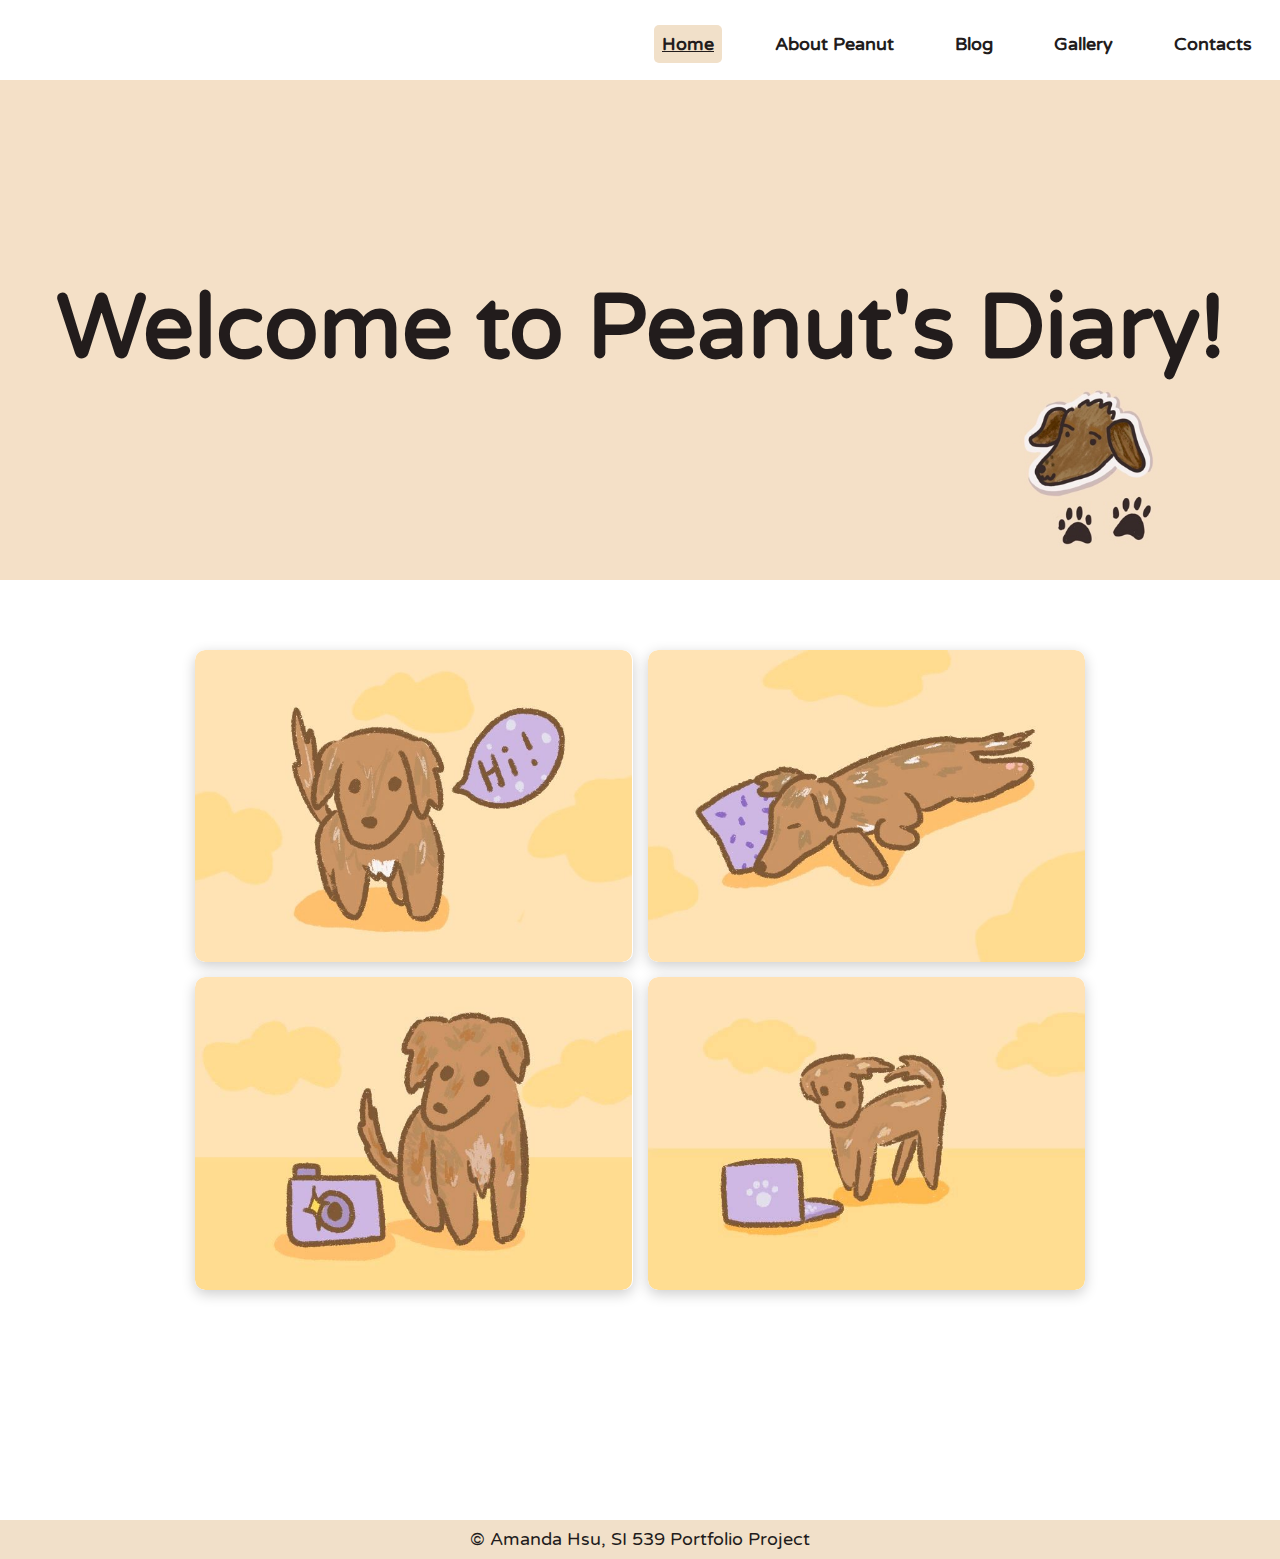
<file: index.html>
<!DOCTYPE html>
<html lang="en">
  <head>
    <meta charset="utf-8">
    <meta name="viewport" content="width=device-width, initial-scale=1.0">
    <link rel="stylesheet" type="text/css" href="css/html5reset.css">
    <link rel="stylesheet" type="text/css" href="css/style.css">
    <link href="https://fonts.googleapis.com/css2?family=Varela+Round&display=swap" rel="stylesheet">

    <title>Gallery</title>
  </head>
  <body>
    <div class="skip"><a href="#main">Skip to Main Content</a></div>
    <div class="block">
    <div class="nav">
      <nav class = "nav_links">
        <ul>
          <li><a href="index.html" class="active">Home</a></li>
          <li><a href="about.html">About Peanut</a></li>
          <li><a href="blog.html">Blog</a></li>
          <li><a href="gallery.html">Gallery</a></li>
          <li><a href="contacts.html">Contacts</a></li>
        </ul>
      </nav>
    </div>
    <header class="parallax">
      <h1>Welcome to Peanut's Diary!</h1>
    </header>
    <main id="main" class="events">
      <div id="first" class="card">
        <img src="images/home1.jpg" alt="">
        <div class="overlay">
          <div class="info">
            <a class="web-link" href="about.html" onfocus="show_overlay(this)" onblur="hide_overlay(this)"><h2>About Peanut</h2></a>
          </div>
        </div>
      </div>
      <div id="second" class="card">
        <img src="images/home2.jpg" alt="">
        <div class="overlay">
          <div class="info">
            <a class="web-link" href="blog.html" onfocus="show_overlay(this)" onblur="hide_overlay(this)"><h2>Blog</h2></a>
          </div>
        </div>
      </div>
      <div id="third" class="card">
        <img src="images/home3.jpg" alt="">
        <div class="overlay">
          <div class="info">
            <a class="web-link" href="gallery.html" onfocus="show_overlay(this)" onblur="hide_overlay(this)"><h2>Gallery</h2></a>
          </div>
        </div>
      </div>
      <div id="fourth" class="card">
        <img src="images/home4.jpg" alt="">
        <div class="overlay">
          <div class="info">
            <a class="web-link" href="contacts.html" onfocus="show_overlay(this)" onblur="hide_overlay(this)"><h2>Contacts</h2></a>
          </div>
        </div>
      </div>
    </main>
    <footer>
      <p>&copy; Amanda Hsu, SI 539 Portfolio Project</p>
    </footer>
  </div>
  </body>
</html>
</file>
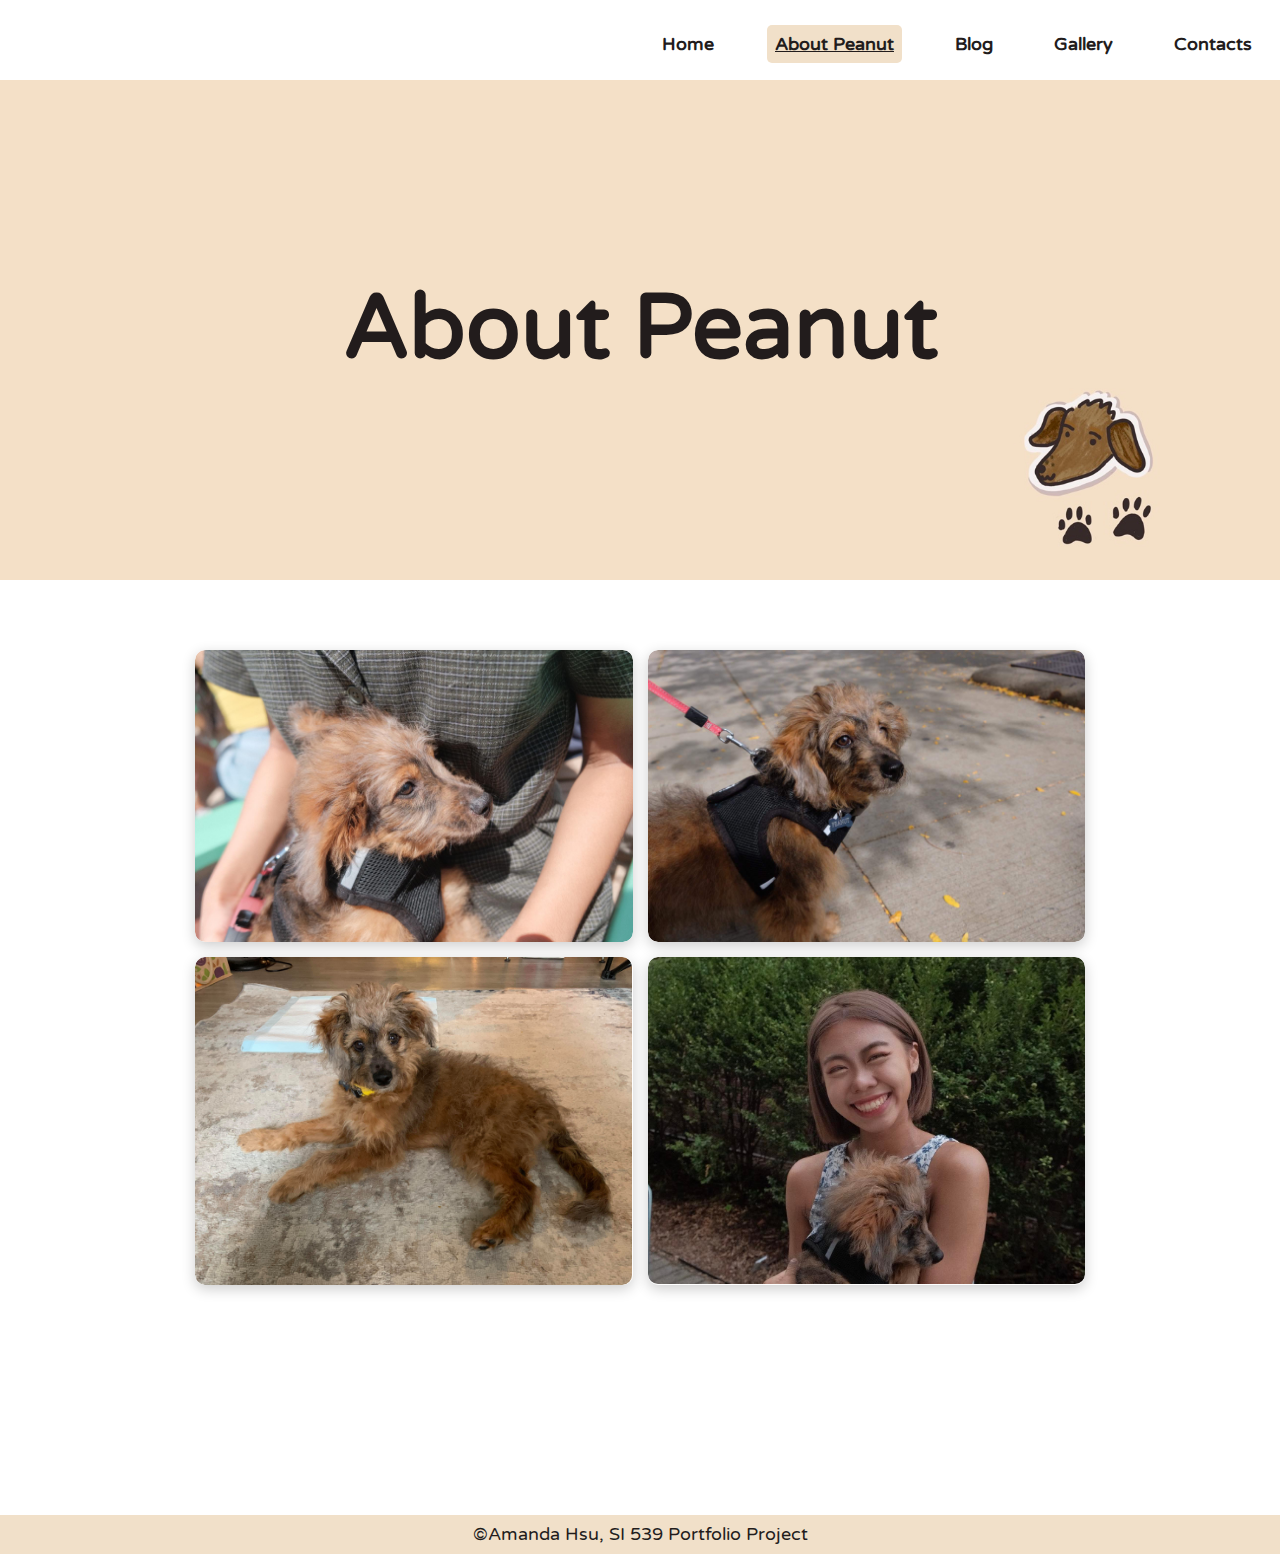
<file: about.html>
<!DOCTYPE html>
<html lang="en">
  <head>
    <meta charset="utf-8">
    <meta name="viewport" content="width=device-width, initial-scale=1.0">
    <link rel="stylesheet" type="text/css" href="css/html5reset.css">
    <link rel="stylesheet" type="text/css" href="css/style.css">
    <link href="https://fonts.googleapis.com/css2?family=Varela+Round&display=swap" rel="stylesheet">

    <title>About Peanut</title>
  </head>
  <body>
    <div class="skip"><a href="#main">Skip to Main Content</a></div>
    <div class="block">
    <div class="nav">
      <nav>
        <ul class = "nav_links">
          <li><a href="index.html">Home</a></li>
          <li><a href="about.html" class = "active">About Peanut</a></li>
          <li><a href="blog.html">Blog</a></li>
          <li><a href="gallery.html">Gallery</a></li>
          <li><a href="contacts.html">Contacts</a></li>
        </ul>
      </nav>
    </div>
    <header class="parallax">
      <h1>About Peanut</h1>
    </header>
    <main id="main" class="events">
      <div id="one" class="card">
          <img src="images/about1.jpg" alt="A picture of Peanut in his harness">
          <div class="overlay">
            <div class="info">
              <h2>Quick facts about Peanut</h2>
              <ul>
                <li>Gender: male</li>
                <li>Breed: Mini Australian Shepherd and Poodle mix</li>
                <li>Age: 20 weeks old</li>
                <li>Weight: 14 pounds</li>
                <li>Favorite food: Chicken, peanut butter, strawberry</li>
              </ul>
            </div>
          </div>
      </div>
        <div id="two" class="card">
          <img src="images/about2.jpg" alt="A picture of Peanut on his walk">
          <div class="overlay">
            <div class="info">
              <h2>Peanut's family</h2>
              <ul>
                <li>Dad: Brown Toy Poodle</li>
                <li>Mom: Black/white Australian Shepherd</li>
                <li>Hooman: Emily</li>
                <li>Girlfriend: Winnie the Cavalier King Charles Spaniel</li>
                <li>Best friend: Archie the Bernedoodle</li>
              </ul>
            </div>
          </div>
        </div>
      <div id="three" class="card">
        <img src="images/about3.jpg" alt="A picture of Peanut lying on the rug">
          <div class="overlay">
            <div class="info">
              <h2>About Aussiedoodles</h2>
              <p>Mini Aussiedoodles can grow up to 25 pounds. Their common characteristics include affectionate, loyal, and extremely 
                intelligent. Because they are a very energetic breed, they require at least 40 minutes a day of exercising. More info about 
                Aussiedoodles can be found <a class="web-link" href="https://www.petlandflorida.com/mini-aussiedoodle-a-puppy-youll-forever-love/" target="_blank">
                here!</a></p>
            </div>
          </div>
      </div>
      <div id="four" class="card">
        <img src="images/about4.jpg" alt="A picture of Peanut with his owner, Emily">
        <div class="overlay">
          <div class="info">
            <h2>A Day in Life</h2>
            <p>Peanut loves to start his day with many cuddles and belly rubs. He then begins his busy day of chasing stuffed bones, 
              zooming around the apartment, and stealing slippers. In the afternoon he goes on dates with Winnie. When the sun slowly sets, Peanut falls asleep on the couch, watching TV with his hoomans.</p>
          </div>
        </div>
      </div>
    </main>
    <footer>
      <p>&copy;Amanda Hsu, SI 539 Portfolio Project</p>
    </footer>
  </div>
  </body>
</html>
</file>
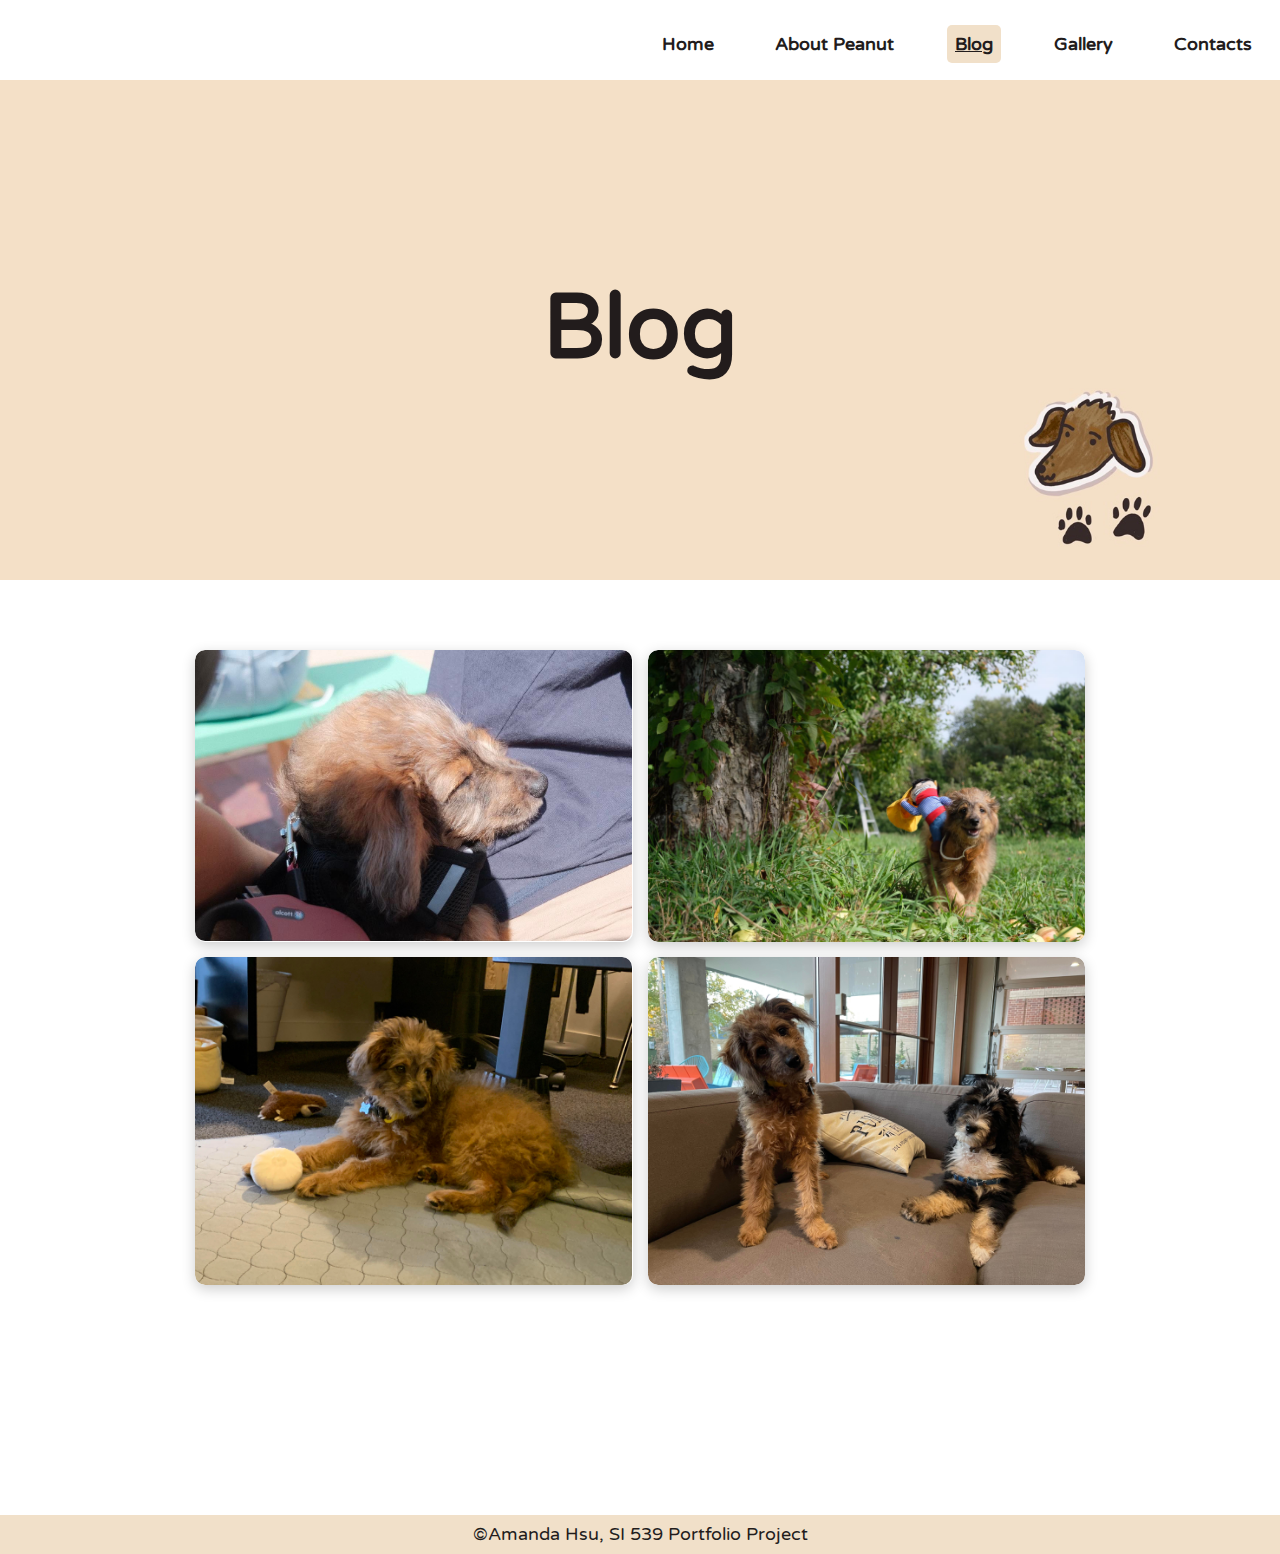
<file: blog.html>
<!DOCTYPE html>
<html lang="en">
  <head>
    <meta charset="utf-8">
    <meta name="viewport" content="width=device-width, initial-scale=1.0">
    <link rel="stylesheet" type="text/css" href="css/html5reset.css">
    <link rel="stylesheet" type="text/css" href="css/style.css">
    <link href="https://fonts.googleapis.com/css2?family=Varela+Round&display=swap" rel="stylesheet">

    <title>Peanut's Diary</title>
  </head>
  <body>
    <div class="skip"><a href="#main">Skip to Main Content</a></div>
    <div class="block">
    <div class="nav">
      <nav>
        <ul class = "nav_links">
          <li><a href="index.html">Home</a></li>
          <li><a href="about.html">About Peanut</a></li>
          <li><a href="blog.html" class="active">Blog</a></li>
          <li><a href="gallery.html">Gallery</a></li>
          <li><a href="contacts.html">Contacts</a></li>
        </ul>
      </nav>
    </div>
    <header class="parallax">
      <h1>Blog</h1>
    </header>
    <main id="main" class="events">
      <div id="first" class="card">
        <img src="images/first_day.jpg" alt="A picture of Peanut falling asleep on the bench.">
        <div class="overlay">
          <div class="info">
            <h2>First brunch</h2>
            <h3>September 6, 2021</h3>
            <p>We welcomed Peanut into our lives when he was just 12 weeks old. He had our hearts captured the moment we laid eyes on him. Fluffy and timid, he fell asleep during Saturday brunch.</p>
          </div>
        </div>
      </div>
      <div id="second" class="card">
        <img src="images/apple.jpg" alt="A picture of Peanut under the apple tree.">
        <div class="overlay">
          <div class="info">
            <h2>Apple picking</h2>
            <h3>September 23, 2021</h3>
            <p>It was Peanut's first official field trip. He had fun running around sniffing apples and biting flowers. Peanut's smile was a rare moment to be captured on camera!</p>
          </div>
        </div>
      </div>
      <div id="third" class="card">
        <img src="images/toy.jpg" alt="A picture of Peanut with a xiao-long bao.">
        <div class="overlay">
          <div class="info">
            <h2>Playing with toys</h2>
            <h3>September 27, 2021</h3>
            <p>Peanut is always spoiled with many toys from his friends and family. Today he chose to play with xiao-long bao, a famous Taiwanese food, which is a juicy pork bun.</p>
          </div>
        </div>
      </div>
      <div id="fourth" class="card">
        <img src="images/archie.jpg" alt="A picture of Peanut with his friend, Archie">
        <div class="overlay">
          <div class="info">
            <h2>Playdate with Archie</h2>
            <h3>November 8, 2021</h3>
            <p>Being a social butterfly, Peanut has many playdates every week. Here he is with his best friend, Archie, a Bernedoodle, being good models in between play time.</p>
          </div>
        </div>
      </div>
    </main>
    <footer>
      <p>&copy;Amanda Hsu, SI 539 Portfolio Project</p>
    </footer>
  </div>
  </body>
</html>
</file>
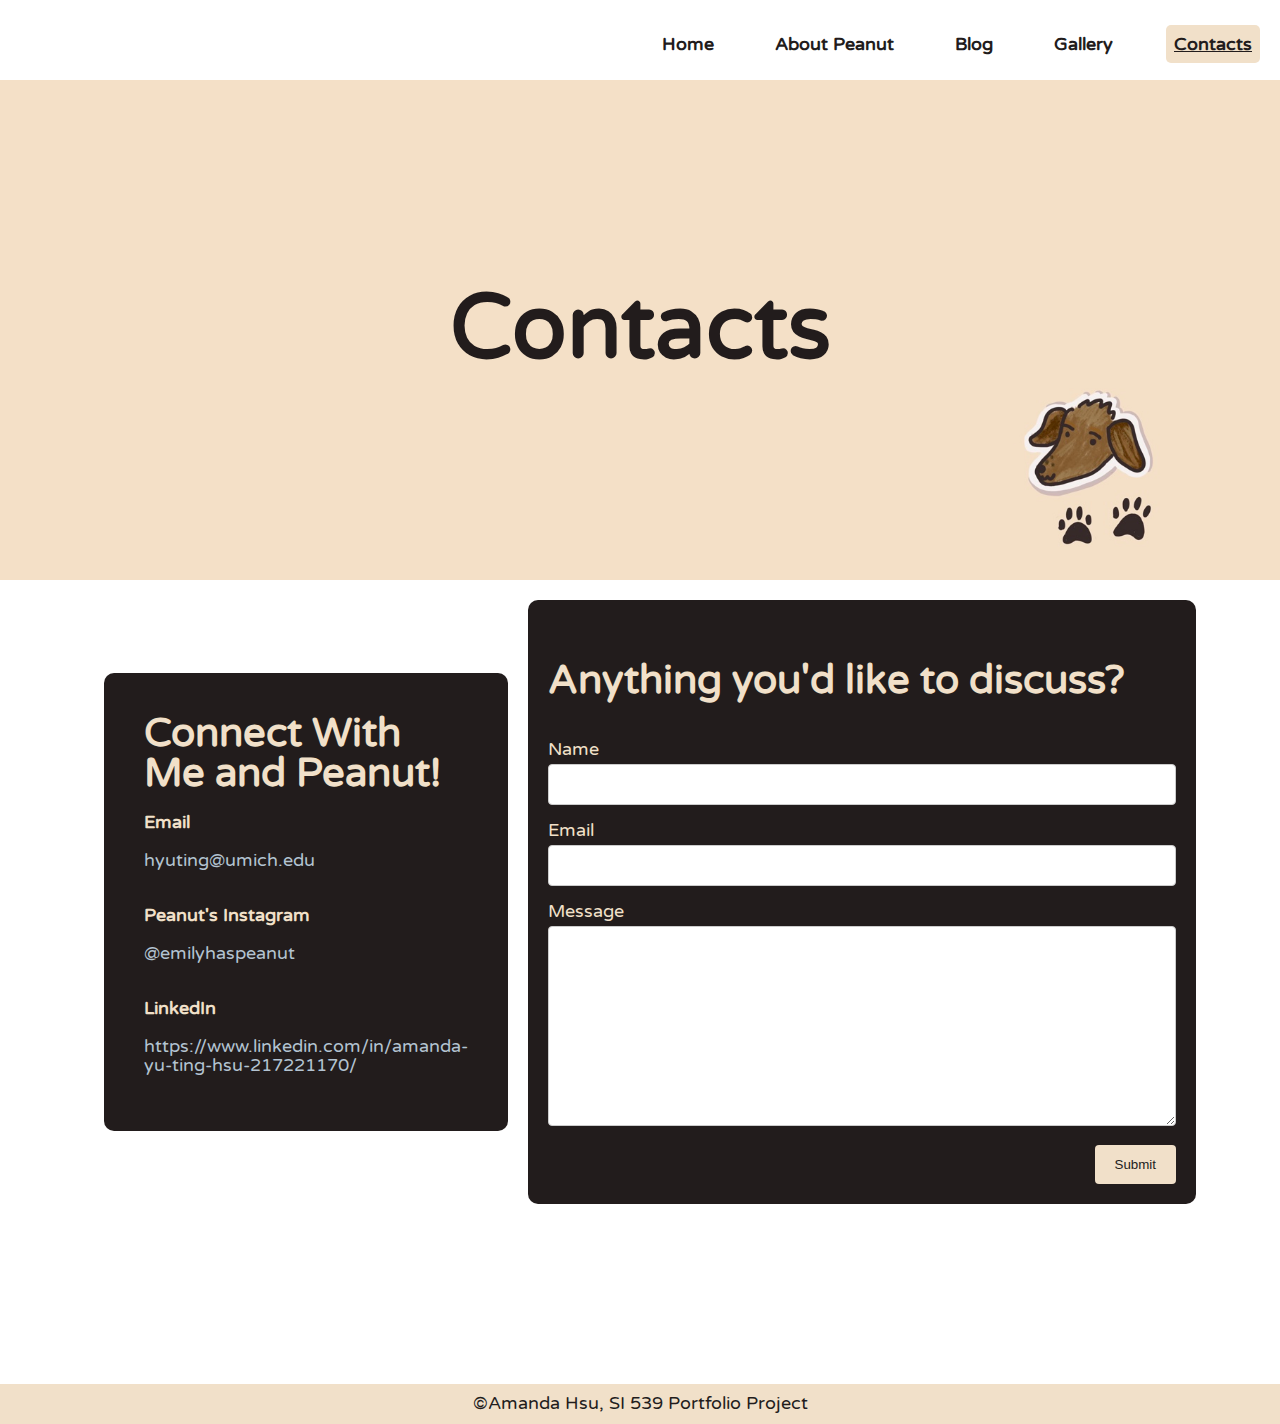
<file: contacts.html>
<!DOCTYPE html>
<html lang="en">
  <head>
    <meta charset="utf-8">
    <meta name="viewport" content="width=device-width, initial-scale=1.0">
    <link rel="stylesheet" type="text/css" href="css/html5reset.css">
    <link rel="stylesheet" type="text/css" href="css/style.css">
    <link href="https://fonts.googleapis.com/css2?family=Varela+Round&display=swap" rel="stylesheet">

    <title>Contacts</title>
  </head>
  <body>
    <div class="skip"><a href="#main">Skip to Main Content</a></div>
    <div class="contact-form">
    <div class="nav">
      <nav class = "nav_links">
        <ul>
          <li><a href="index.html">Home</a></li>
          <li><a href="about.html">About Peanut</a></li>
          <li><a href="blog.html">Blog</a></li>
          <li><a href="gallery.html">Gallery</a></li>
          <li><a href="contacts.html" class="active">Contacts</a></li>
        </ul>
      </nav>
    </div>
    <header class="parallax">
      <h1>Contacts</h1>
    </header>
    <main id="main" class="form">
      <div id="contact-info">
        <h2>Connect With Me and Peanut!</h2>
        <h3>Email</h3>
        <p><a class="web-link" href="mailto:hyuting@umich.edu">hyuting@umich.edu</a></p>
        <h3>Peanut's Instagram</h3>
        <p><a class="web-link" href="https://www.instagram.com/emilyhaspeanut/">@emilyhaspeanut</a></p>
        <h3>LinkedIn</h3>
        <p><a class="web-link" href="https://www.linkedin.com/in/amanda-yu-ting-hsu-217221170/" target="_blank">https://www.linkedin.com/in/amanda-yu-ting-hsu-217221170/</a></p>
      </div>
      <div class="form-content">
        <h2 id="form-title">Anything you'd like to discuss?</h2>
        <form action="https://formspree.io/xleegzbl" method="POST">
          <label for="name">Name</label>
          <input type="text" required id="name" name="name">

          <label for="email">Email</label>
          <input type="text" required id="email" name="email">

          <label for="message">Message</label>
          <textarea id="message" required name="message"></textarea>

          <div id="submit">
            <input type="submit" value="Submit">
          </div>
        </form>
    </div>
      
    </main>
    <footer>
      <p>&copy;Amanda Hsu, SI 539 Portfolio Project</p>
    </footer>
  </div>
  </body>
</html>
</file>
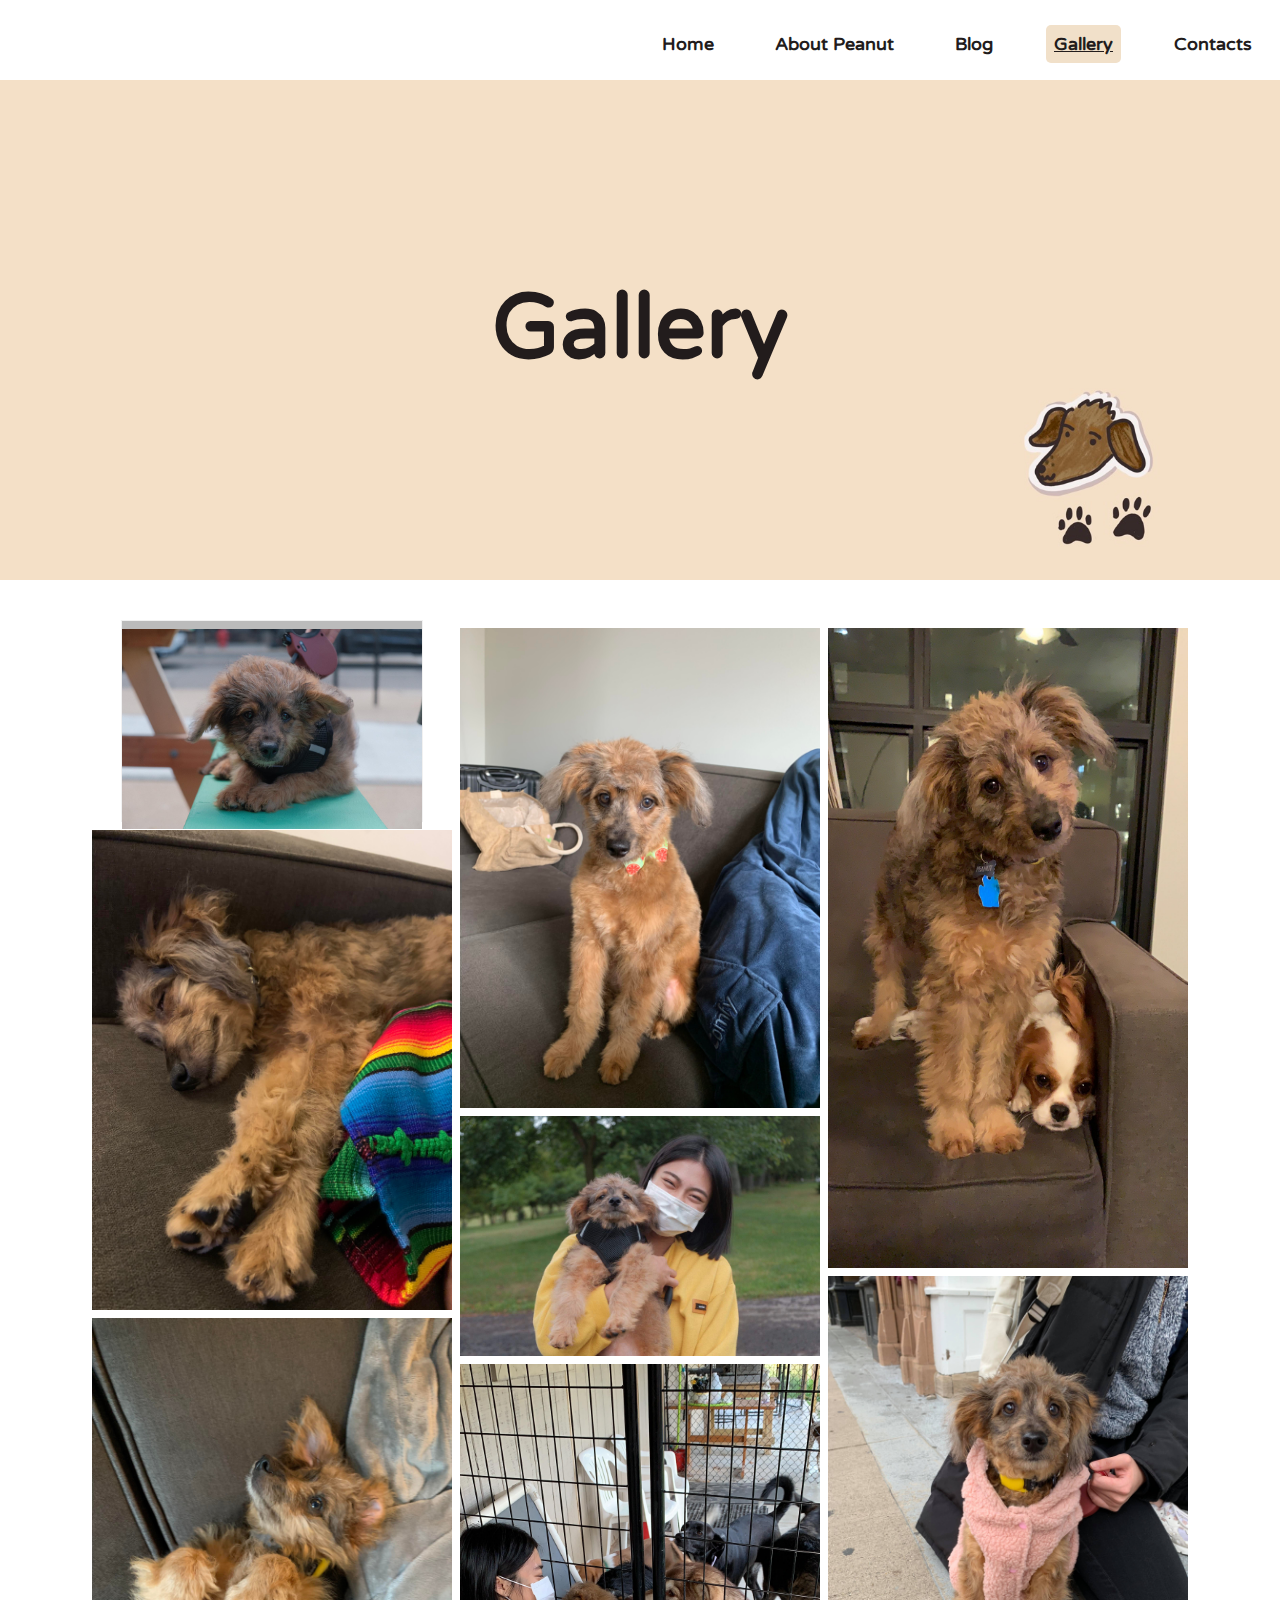
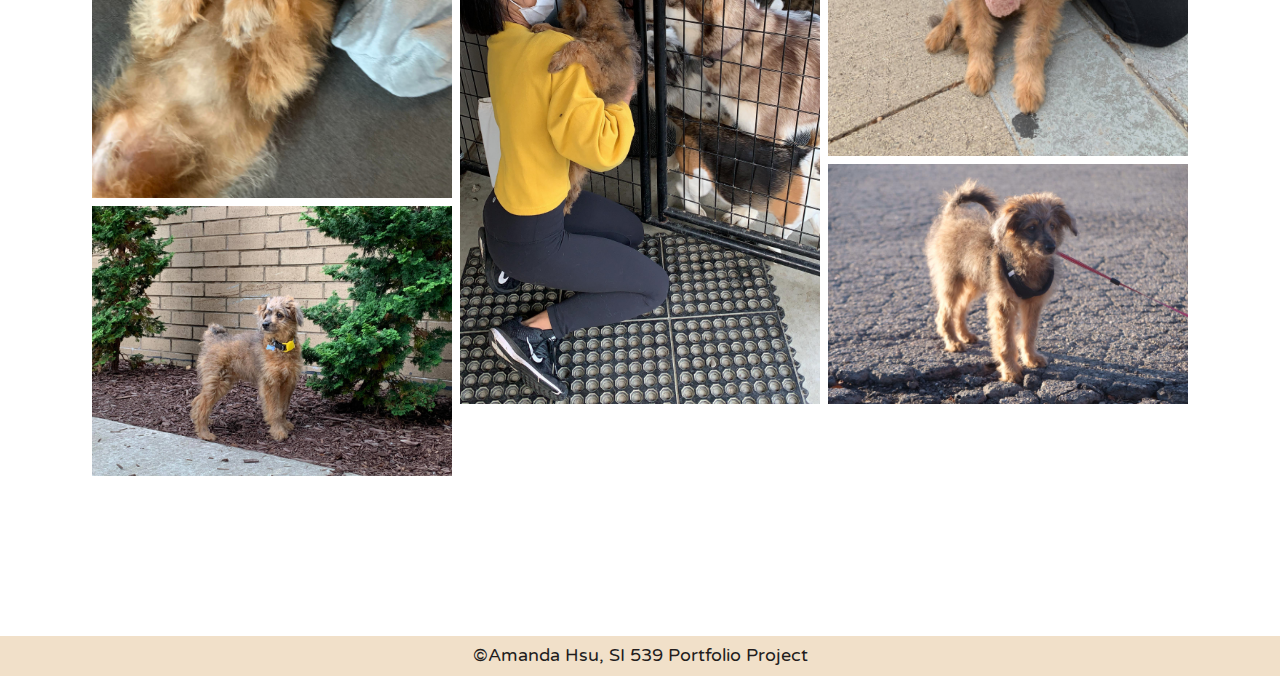
<file: gallery.html>
<!DOCTYPE html>
<html lang="en">
  <head>
    <meta charset="utf-8">
    <meta name="viewport" content="width=device-width, initial-scale=1.0">
    <link rel="stylesheet" type="text/css" href="css/html5reset.css">
    <link rel="stylesheet" type="text/css" href="css/style.css">
    <link href="https://fonts.googleapis.com/css2?family=Varela+Round&display=swap" rel="stylesheet">

    <title>Gallery</title>
  </head>
  <body>
    <div class="skip"><a href="#main">Skip to Main Content</a></div>
    <div class="photo-gallery">
    <div class="nav">
      <nav class = "nav_links">
        <ul>
          <li><a href="index.html">Home</a></li>
          <li><a href="about.html">About Peanut</a></li>
          <li><a href="blog.html">Blog</a></li>
          <li><a href="gallery.html" class = "active">Gallery</a></li>
          <li><a href="contacts.html">Contacts</a></li>
        </ul>
      </nav>
    </div>
    <header class="parallax">
      <h1>Gallery</h1>
    </header>
    <main id="main" class="photos">
      <div class="column">
        <div class="description">
          <div class="flip-card">
            <div class="flip-card-inner">
              <div class="flip-card-front">
                <img id="image1" src="images/gallery1.jpg" alt="A picture of Peanut lying on a restaurant bench" />
              </div>
              <div class="flip-card-back">
                <h2 class="hit-the-floor">Baby Peanut</h2>
                <p>Thank you for bringing so much joy into our lives, Peanut!</p>
              </div>
            </div>
          </div>
        </div>
        <img id="image2" src="images/gallery2.jpg" alt="A picture of Peanut sleeping on the couch" />
        <img id="image3" src="images/gallery3.jpg" alt="A picture of Peanut lying on his back looking cute" />
        <img id="image4" src="images/gallery7.jpg" alt="A picture of Peanut playing in the backyard" />
      </div>
      <div class="column">
        <img id="image5" src="images/gallery5.jpg" alt="A picture of Peanut with a fresh cut" />
        <img id="image6" src="images/gallery10.jpg" alt="A picture of Peanut with his owner, Emily" />
        <img id="image7" src="images/gallery6.jpg" alt="A picture of Peanut at daycare" />
      </div>
      <div class="column">
        <img id="image8" src="images/gallery8.jpg" alt="A picture of Peanut with Winnie" />
        <img id="image9" src="images/gallery9.jpg" alt="A picture of Peanut in a pink fuzzy sweater" />
        <img id="image10" src="images/gallery4.jpg" alt="A picture of Peanut on the ground with sunlight shining on him" />
      </div>
    </main>
    <footer>
      <p>&copy;Amanda Hsu, SI 539 Portfolio Project</p>
    </footer>
  </div>
  </body>
</html>
</file>
<file: css/style.css>
html{
    scroll-behavior: smooth;
}

body{
    font-family: 'Varela Round', sans-serif;
    background-color: white;
    font-size: 18px;
    margin: 0;
    padding: 0;
    width: 100vw;
}

img {
    max-width: 100%;
    display: block;
    
}

h2, h3{
    font-family: 'Varela Round', sans-serif;
    font-weight: bold;
    padding: 10px;
}

p{
    padding: 10px;
    line-height: 1.1;
    color: #221C1C;
}

h1{
    font-size: 70px;
    text-align: center;
    margin: 0 auto;
    color: #221C1C;
}

h2{
    font-size: 40px;
    color: #221C1C;
}

.form h2{
    color: #F1E0C9;
}

nav{
    margin-top: 15px;
    position: absolute;
    top: 0;
    right: 0;
}

nav ul{
    list-style-type: none;
    padding: 0;
    margin: 0;
}

nav li{
    display: inline-block;
    padding: 5px;
    
}

nav a{
    color: #221C1C;
    font-weight: bold;
    padding: 8px;
    border-radius: 5px;
    text-decoration: none;
}

nav a:hover, .active{
    color: #221C1C;
    background-color: #F1E0C9;
    text-decoration: underline;
}

nav a:visited{
    color: #221C1C;
}

header{
    height: 100%;
    display: grid;
    grid-column: 1 / -1;
    grid-row: 2 / span 1;
    vertical-align: middle;
    grid-template-columns: 1fr;
    grid-template-rows: 1fr;
    align-items: center;
    background-position: center;
    background-size: cover;
}

.parallax{
    background-image: url("../images/banner.jpg");
    background-position: center center;
    
}

footer{
    grid-column: 1 / -1;
    grid-row: 7 / span 1;
    text-align: center;
    background-color: #F1E0C9;

}

input[type=text], select, textarea {
    width: 100%;
    padding: 12px;
    border: 1px solid #ccc;
    border-radius: 4px;
    box-sizing: border-box;
    margin-top: 6px;
    margin-bottom: 16px;
    resize: vertical;
}
input[type=submit] {
    background-color: #F1E0C9;
    color: #221C1C;
    padding: 12px 20px;
    border: none;
    border-radius: 4px;
    cursor: pointer;
}

#message{
    height: 200px;
}

.skip a{
    background-color: white;
    left: 0;
    padding: 6px;
    position: absolute;
    top: -40px;
    -webkit-transition: top 1s ease-out;
    transition: top 1s ease-out;
    z-index: 1;
    text-decoration: none;
    color: black;
}

.skip a:focus{
    top: 0;
}

:focus{
    border: 2px solid black;
}

.photos{
    display: flex;
    flex-wrap: wrap;
    padding: 0 4px;
    grid-column: 2 / span 1;
    grid-row: 3 / span 4;
}

.column{
    flex: 100%;
    max-width: 100%;
}

.column img{
    margin-top: 8px;
    vertical-align: middle;
    width: 100%
}


.photos img{
    flex: 100%;
    max-width: 100%;
    margin-top: 8px;
    vertical-align: middle;
    width: 100%;
}

.block{
    display: grid;
    grid-template-rows: 50px 550px 1fr 40px;
    grid-template-columns: 5% auto auto 5%;
    grid-gap: 20px;
    max-width: 100vw;
}

.photo-gallery{
    display: grid;
    grid-template-rows: 40px 550px 1fr 40px;
    grid-template-columns: 5% auto auto 5%;
    grid-gap: 20px;
    max-width: 100vw;
}

.nav{
    text-align: left;
    grid-column: 1 / -1;
    grid-row: 1 / span 1;
}

.events{
    display: grid;
    grid-template-columns: 1fr;
    grid-template-rows: 1fr 1fr 1fr 1fr;
    grid-gap: 20px;
    grid-column: 2 / span 2;
    grid-row: 3 / span 1;
}

.about{
    display: grid;
    grid-template-columns: 1fr;
    grid-gap: 20px;

    grid-column: 2 / span 2;
    grid-row: 3 / span 1;
}

.outings{
    display: grid;
    grid-template-columns: 1fr;
    grid-template-rows: 1fr;
    grid-gap: 20px;
    grid-column: 2 / span 2;
    grid-row: 3 / span 1;
}

.contact-form {
    display: grid;
    grid-gap: 20px;
    grid-template-columns: 5% 1fr 5%;
    grid-template-rows: 40px 550px 1fr;
}

.form {
  display: grid;
  grid-template-columns: 1fr;
  grid-template-rows: 1fr 1fr;

  grid-column: 2 / span 1;
  grid-row: 3 / span 1;
}

.card img{
    border-radius: 10px;
    
}

.info{
    color: black;
    margin-top: 20px;
}

#contact-info {
    grid-column: 1 / span 1;
    grid-row: 1 / span 1;
    margin-top: 40px;
    align-self: center;
    background-color: #221C1C;
    border-radius: 10px;
    padding: 30px;
    margin: 20px;
    color: #F1E0C9;
}

#contact-info p{
    margin-bottom: 15px;
}

.form-content {
    grid-column: 1 / span 1;
    grid-row: 2 / span 1;
    background-color: #221C1C;
    color: #F1E0C9;
    padding: 20px;
    border-radius: 10px;
}

.web-link{
    text-decoration: none;
    color: #A77464;
}

.form .web-link{
    text-decoration: none;
    color: #B3C3D1;
}

#form-title{
    text-align: left;
    padding-left: 0px;
    padding-bottom: 40px;
    padding-top: 40px;
}

@media screen and (min-width: 600px){
    .column{
        flex: 33.333%;
        max-width: 100%;
        padding: 0 4px;
    }

    nav li{
        display: inline-block;
        padding: 10px;
        padding-bottom: 5px;
    }
}
@media screen and (min-width: 900px){
    .container{
        grid-template-columns: 5% auto auto 5%;
        grid-template-rows: 60px 500px 1fr 1fr 100px;
        max-width: 100vw;
    }

    .block{
        grid-template-columns: 5% auto auto 5%;
        grid-template-rows: 60px 500px 1fr 100px;
        max-width: 100vw;
    }

    .photo-gallery{
        grid-template-columns: 5% auto auto 5%;
        grid-template-rows: 60px 500px auto auto 100px;
        max-width: 100vw;
    }

    .nav{
        display: inline-block;
        grid-column: 1 / -1;
        grid-row: 1 / span 1;
        text-align: right; 
    }

    nav li{
        display: inline-block;
        padding: 10px;
        padding-bottom: 5px;
    }

    .description{
        grid-column: 2 / span 2;
        grid-row: 3 / span 1;
    }

    .flip-card{
        background-color: transparent;
        width: 300px;
        height: 200px;
        border: 1px solid #f1f1f1;
        perspective: 1000px;
        text-align: center;
        margin: 0 auto;
    }

    .flip-card-inner{
        position: relative;
        width: 100%;
        height: 100%;
        text-align: center;
        transition: transform 0.8s;
        transform-style: preserve-3d;
    }

    .flip-card:hover .flip-card-inner{
        transform: rotateY(180deg);
    }

    .flip-card-front, .flip-card-back{
        position: absolute;
        width: 100%;
        height: 100%;
        backface-visibility: hidden;
    }

    .flip-card-front{
        background-color: #bbb;
        color: black;
    }

    .flip-card-front img{
        width: 100%;
    }

    .flip-card-back{
        background-color: #DAC4BE;
        color: white;
        transform: rotateY(180deg);
        padding: 10px;
    }

    .photos{
        grid-column: 2 / span 2;
        grid-row: 4/ span 1;
    }

    .column{
        flex: 25%;
        max-width: 100%;
        padding: 0 4px;
    }

    h1{
        font-size: 7vw;
    }

    header{
        grid-column: 1 / -1;
        grid-row: 2 / span 1;
        margin-bottom: 20px;
    }

    /*footer{
        grid-column: 1 / -1;
        grid-row: 5 / span 1;
    }*/

    nav li {
        display: inline-block;
        padding: 20px;
        padding-bottom: 5px;
    }

    .events{
        display: grid;
        grid-template-columns: 1fr 1fr;
        grid-template-rows: auto auto;
        grid-gap: 15px;
        width: 80%;
        margin: 50px;
        margin-left: auto;
        margin-right: auto;
        grid-column: 2 / span 2;
        grid-row: 3 / span 1;
    }

    .card{
        box-shadow: 0 4px 14px 0 rgba(0,0,0,0.2);
        position: relative;
        overflow: scroll;
        border-radius: 10px;
    }

    .card:hover{
        box-shadow: 0 8px 22px 0 rgba(0,0,0,0.2)
    }

    .overlay{
        position: absolute;
        top: 0;
        bottom: 0;
        left: 0;
        right: 0;
        height: 100%;
        width: 100%;
        opacity: 0;
        transition: .5s ease;
        background: #F1E0C9;
    }

    .card:hover .overlay{
        opacity: 100%;
    }

    .info{
        
        font-size: 20px;
        position: absolute;
        top: 50%;
        left: 50%;
        -webkit-transform: translate(-50%, -50%);
        transform: translate(-50%, -50%);
        width: 80%;
        text-align: left;
    }

    .info h3{
        color: #A77464;
    }

    .info p{
        padding: 10px;
    }

    .contact-form{
        grid-template-columns: 5% 1fr 5%;
        grid-template-rows: 60px 500px 1fr 100px;
    }

    .form{
        grid-template-columns: 1fr 2fr;
        grid-template-rows: 1fr;
        grid-column: 2 / span 1;
        grid-row: 3 / span 1;
    }

    #contact-info{
        grid-column: 1 / span 1;
        grid-row: 1 / span 1;
    }

    .form-content{
        grid-column: 2 / span 1;
        grid-row: 1 / span 1;
    }

    #form-title{
        text-align: left;
        padding-left: 0px;
        padding-bottom: 40px;
    }

    #submit{
        text-align: right;
    }

    #first {
        grid-column: 1 / span 1;
        grid-row: 1 / span 1;
    }
    #second {
        grid-column: 2 / span 1;
        grid-row: 1 / span 1;
    }
    #third {
        grid-column: 1 / span 1;
        grid-row: 2 / span 1;
    }
    #fourth {
        grid-column: 2 / span 1;
        grid-row: 2 / span 1;
    }
    

}

@media screen and (prefers-reduced-motion: reduce){
    html{
        scroll-behavior: auto; /* Removes scroll animation */
    }
    .parallax {
      background-image: url(../images/stars.png);
    }
    .skip a{
      background: white;
      left: 0;
      padding: 6px;
      position: absolute;
      top: -40px;
      -webkit-transition: none;
      transition: none;
      z-index: 1;
    }
  
    .skip a:focus{
      top:0;
    }
    .overlay {
      transition: none;
    }
  }
</file>
